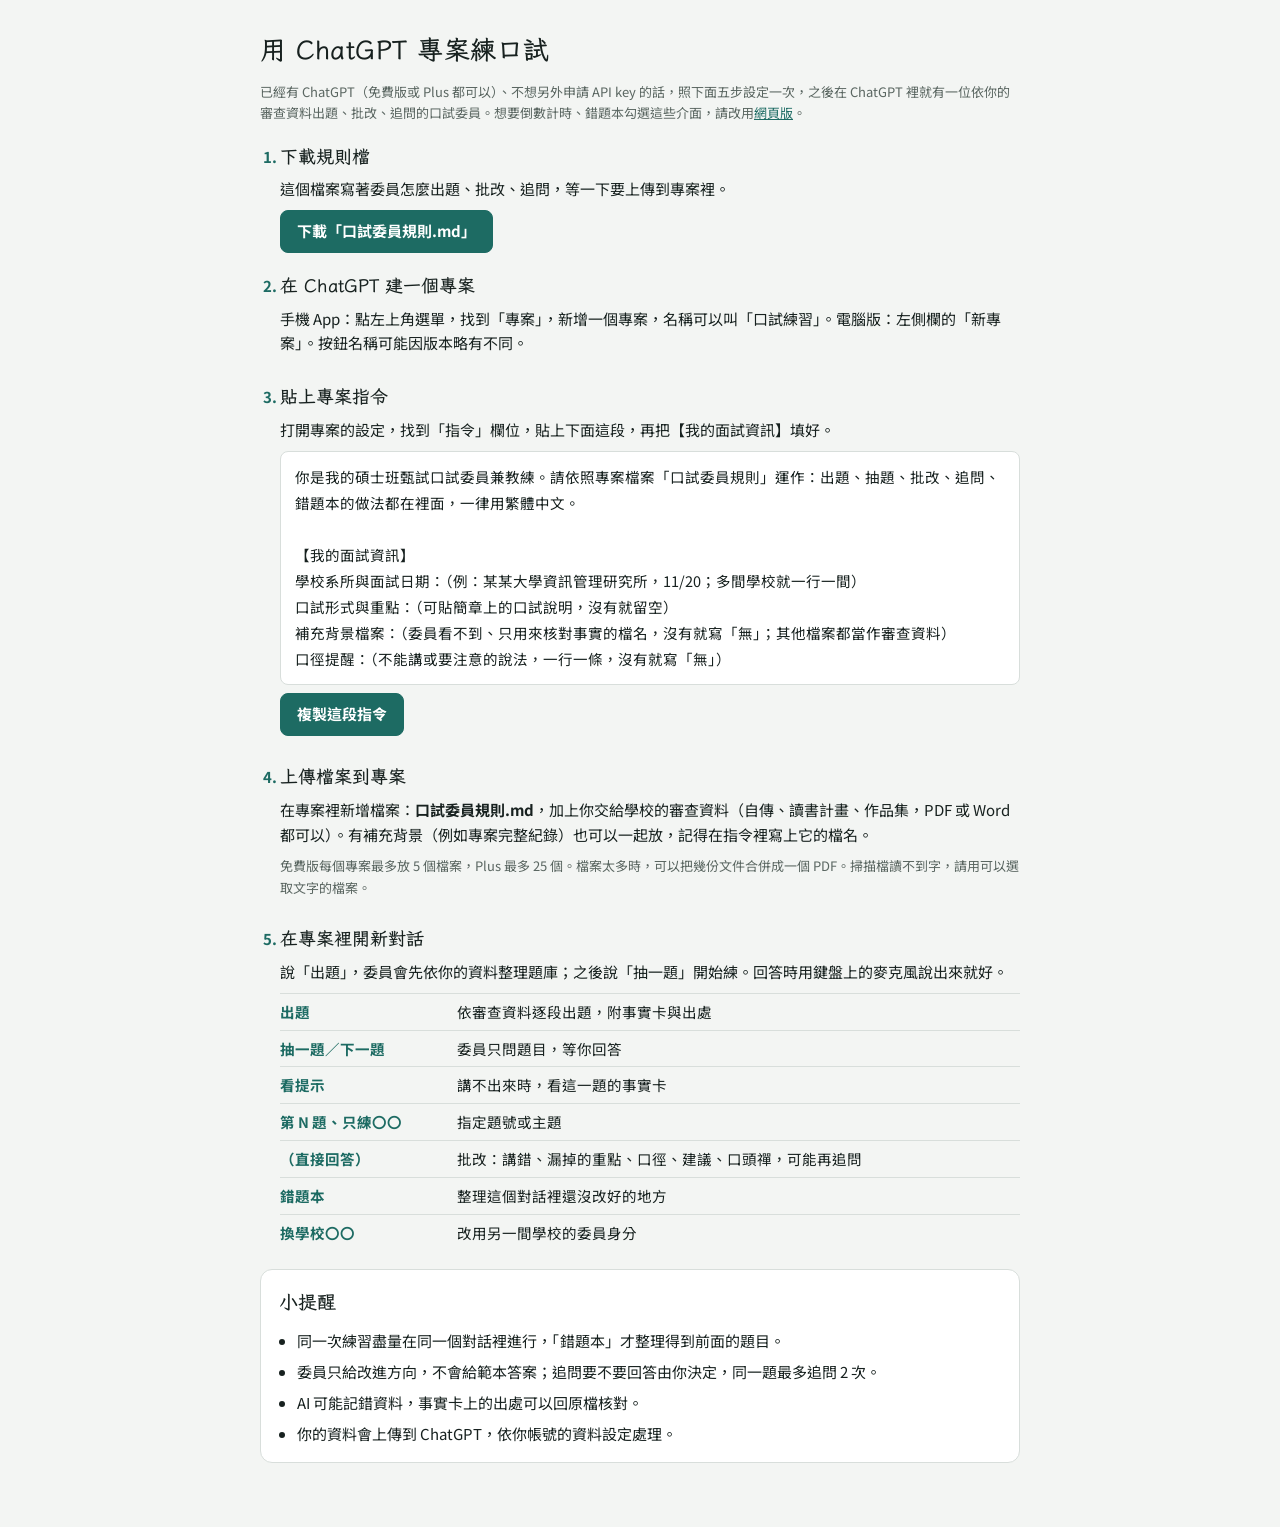
<file: web/chatgpt.html>
<!doctype html>
<html lang="zh-Hant">
<head>
<meta charset="utf-8">
<meta name="viewport" content="width=device-width, initial-scale=1">
<title>ChatGPT 專案練口試</title>
<link rel="stylesheet" href="https://fonts.googleapis.com/css2?family=LXGW+WenKai+TC:wght@400;700&family=Noto+Sans+TC:wght@400;500;700&display=swap">
<link rel="stylesheet" href="style.css">
<style>
/* 用 ChatGPT 訂閱練口試的設定說明：步驟、可複製的專案指令、規則檔下載 */
ol.steps { margin: 0; padding-left: 1.3em; display: grid; gap: 18px; }
ol.steps > li::marker { font-weight: 700; color: var(--accent); }
ol.steps h2 { font-size: 18px; margin: 0 0 6px; }
ol.steps p { margin: 0 0 8px; }
pre.copy { white-space: pre-wrap; background: var(--surface); border: 1px solid var(--line); border-radius: 8px; padding: 12px 14px; margin: 0 0 8px; font: inherit; font-size: 14.5px; line-height: 1.8; }
table.cmd { border-collapse: collapse; width: 100%; font-size: 14.5px; }
table.cmd td { border-top: 1px solid var(--line); padding: 6px 8px 6px 0; vertical-align: top; }
table.cmd td:first-child { white-space: nowrap; font-weight: 700; color: var(--accent); }
a { color: var(--accent); }
a.btn { text-decoration: none; display: inline-block; }
</style>
</head>
<body>
<div class="wrap">
  <header class="top">
    <h1>用 ChatGPT 專案練口試</h1>
    <p class="hint">已經有 ChatGPT（免費版或 Plus 都可以）、不想另外申請 API key 的話，照下面五步設定一次，之後在 ChatGPT 裡就有一位依你的審查資料出題、批改、追問的口試委員。想要倒數計時、錯題本勾選這些介面，請改用<a href="./">網頁版</a>。</p>
  </header>

  <ol class="steps">
    <li>
      <h2>下載規則檔</h2>
      <p>這個檔案寫著委員怎麼出題、批改、追問，等一下要上傳到專案裡。</p>
      <div class="row"><a class="btn primary" href="committee-rules.md" download="口試委員規則.md">下載「口試委員規則.md」</a></div>
    </li>
    <li>
      <h2>在 ChatGPT 建一個專案</h2>
      <p>手機 App：點左上角選單，找到「專案」，新增一個專案，名稱可以叫「口試練習」。電腦版：左側欄的「新專案」。按鈕名稱可能因版本略有不同。</p>
    </li>
    <li>
      <h2>貼上專案指令</h2>
      <p>打開專案的設定，找到「指令」欄位，貼上下面這段，再把【我的面試資訊】填好。</p>
      <pre class="copy" id="instr">你是我的碩士班甄試口試委員兼教練。請依照專案檔案「口試委員規則」運作：出題、抽題、批改、追問、錯題本的做法都在裡面，一律用繁體中文。

【我的面試資訊】
學校系所與面試日期：（例：某某大學資訊管理研究所，11/20；多間學校就一行一間）
口試形式與重點：（可貼簡章上的口試說明，沒有就留空）
補充背景檔案：（委員看不到、只用來核對事實的檔名，沒有就寫「無」；其他檔案都當作審查資料）
口徑提醒：（不能講或要注意的說法，一行一條，沒有就寫「無」）</pre>
      <div class="row"><button class="btn primary" id="copyBtn">複製這段指令</button></div>
      <p class="hint" id="copyMsg"></p>
    </li>
    <li>
      <h2>上傳檔案到專案</h2>
      <p>在專案裡新增檔案：<b>口試委員規則.md</b>，加上你交給學校的審查資料（自傳、讀書計畫、作品集，PDF 或 Word 都可以）。有補充背景（例如專案完整紀錄）也可以一起放，記得在指令裡寫上它的檔名。</p>
      <p class="hint">免費版每個專案最多放 5 個檔案，Plus 最多 25 個。檔案太多時，可以把幾份文件合併成一個 PDF。掃描檔讀不到字，請用可以選取文字的檔案。</p>
    </li>
    <li>
      <h2>在專案裡開新對話</h2>
      <p>說「出題」，委員會先依你的資料整理題庫；之後說「抽一題」開始練。回答時用鍵盤上的麥克風說出來就好。</p>
      <table class="cmd">
        <tr><td>出題</td><td>依審查資料逐段出題，附事實卡與出處</td></tr>
        <tr><td>抽一題／下一題</td><td>委員只問題目，等你回答</td></tr>
        <tr><td>看提示</td><td>講不出來時，看這一題的事實卡</td></tr>
        <tr><td>第 N 題、只練〇〇</td><td>指定題號或主題</td></tr>
        <tr><td>（直接回答）</td><td>批改：講錯、漏掉的重點、口徑、建議、口頭禪，可能再追問</td></tr>
        <tr><td>錯題本</td><td>整理這個對話裡還沒改好的地方</td></tr>
        <tr><td>換學校〇〇</td><td>改用另一間學校的委員身分</td></tr>
      </table>
    </li>
  </ol>

  <section class="step">
    <h2>小提醒</h2>
    <ul class="facts">
      <li>同一次練習盡量在同一個對話裡進行，「錯題本」才整理得到前面的題目。</li>
      <li>委員只給改進方向，不會給範本答案；追問要不要回答由你決定，同一題最多追問 2 次。</li>
      <li>AI 可能記錯資料，事實卡上的出處可以回原檔核對。</li>
      <li>你的資料會上傳到 ChatGPT，依你帳號的資料設定處理。</li>
    </ul>
  </section>
</div>
<script>
document.getElementById("copyBtn").onclick = async () => {
  const msg = document.getElementById("copyMsg");
  try {
    await navigator.clipboard.writeText(document.getElementById("instr").textContent);
    msg.textContent = "已複製，到 ChatGPT 專案的「指令」欄位貼上。";
  } catch (e) {
    msg.textContent = "這個瀏覽器不能自動複製，請長按上面的文字手動複製。";
  }
};
</script>
</body>
</html>
</file>
<file: web/style.css>
/* 單欄練習台：上方倒數與篩選，中間一張題卡（正面題目、背面事實卡），其他分頁為讀資料、錯題本、題庫與設定 */
[hidden] { display: none !important; }
:root {
  --bg: #f3f5f3; --surface: #ffffff; --ink: #17211f; --muted: #5a6661; --line: #d8dedb;
  --accent: #1d6b63; --accent-soft: #e0eeeb; --warn: #9c4318; --warn-soft: #fbede4;
  --ok: #2c7638; --ok-soft: #e4f2e6; --stuck: #ad362a; --stuck-soft: #f9e6e3;
  --f-display: "LXGW WenKai TC", "Kaiti TC", "DFKai-SB", "Noto Serif TC", serif;
  --f-body: "Noto Sans TC", "PingFang TC", "Microsoft JhengHei", system-ui, sans-serif;
  --f-mono: "IBM Plex Mono", ui-monospace, "Consolas", monospace;
}
@media (prefers-color-scheme: dark) { :root:not([data-theme="light"]) {
  --bg: #111715; --surface: #19211f; --ink: #e5ebe8; --muted: #9ba8a3; --line: #2b3532;
  --accent: #5cbcaf; --accent-soft: #1c322f; --warn: #eea172; --warn-soft: #36251b;
  --ok: #7cc68a; --ok-soft: #1c2f20; --stuck: #ee8a7e; --stuck-soft: #3a211e; color-scheme: dark } }
:root[data-theme="dark"] {
  --bg: #111715; --surface: #19211f; --ink: #e5ebe8; --muted: #9ba8a3; --line: #2b3532;
  --accent: #5cbcaf; --accent-soft: #1c322f; --warn: #eea172; --warn-soft: #36251b;
  --ok: #7cc68a; --ok-soft: #1c2f20; --stuck: #ee8a7e; --stuck-soft: #3a211e; color-scheme: dark }

body { background: var(--bg); color: var(--ink); font-family: var(--f-body); font-size: 15px; line-height: 1.65; }
.wrap { max-width: 760px; margin: 0 auto; padding-block: 20px 56px;
  padding-left: max(16px, env(safe-area-inset-left, 0px)); padding-right: max(16px, env(safe-area-inset-right, 0px));
  display: grid; gap: 18px; }
h1 { font-family: var(--f-display); font-size: 26px; margin: 0; text-wrap: balance; letter-spacing: .02em; }
.top { display: grid; gap: 10px; }
.dates { display: flex; flex-wrap: wrap; gap: 8px; }
.date { border: 1px solid var(--line); background: var(--surface); border-radius: 8px; padding: 6px 12px; display: flex; gap: 8px; align-items: baseline; }
.date b { font-family: var(--f-mono); font-size: 18px; color: var(--accent); font-variant-numeric: tabular-nums; }
.date span { color: var(--muted); font-size: 13px; }
.tabs { display: flex; gap: 4px; border-bottom: 1px solid var(--line); }
.tab { appearance: none; border: 0; background: none; font: inherit; color: var(--muted); padding: 8px 14px; cursor: pointer; border-bottom: 2px solid transparent; margin-bottom: -1px; }
.tab[aria-selected="true"] { color: var(--ink); border-bottom-color: var(--accent); font-weight: 700; }
.filters { display: flex; flex-wrap: wrap; gap: 8px; align-items: center; }
.seg { display: inline-flex; border: 1px solid var(--line); border-radius: 8px; overflow: hidden; background: var(--surface); }
.seg button { appearance: none; border: 0; background: none; font: inherit; font-size: 14px; color: var(--ink); padding: 6px 12px; cursor: pointer; }
.seg button + button { border-left: 1px solid var(--line); }
.seg button[aria-pressed="true"] { background: var(--accent); color: var(--surface); }
select, .chk { font: inherit; font-size: 14px; color: var(--ink); background: var(--surface); border: 1px solid var(--line); border-radius: 8px; padding: 6px 10px; }
.chk { display: inline-flex; gap: 6px; align-items: center; cursor: pointer; }
.stats { color: var(--muted); font-size: 13px; display: flex; flex-wrap: wrap; gap: 4px 14px; }
.stats b { font-family: var(--f-mono); color: var(--ink); font-weight: 500; }

.card { background: var(--surface); border: 1px solid var(--line); border-radius: 12px; padding: 22px; display: grid; gap: 16px; min-width: 0; }
.meta { display: flex; flex-wrap: wrap; gap: 6px; align-items: center; }
.pill { font-size: 12px; letter-spacing: .04em; padding: 2px 8px; border-radius: 999px; background: var(--accent-soft); color: var(--accent); white-space: nowrap; }
.pill.hot { background: var(--warn-soft); color: var(--warn); }
.pill.st-ok { background: var(--ok-soft); color: var(--ok); }
.pill.st-stuck { background: var(--stuck-soft); color: var(--stuck); }
.q { font-family: var(--f-display); font-size: 25px; line-height: 1.5; margin: 0; text-wrap: balance; }
.timer { display: flex; flex-wrap: wrap; gap: 10px; align-items: center; }
.clock { font-family: var(--f-mono); font-size: 30px; font-variant-numeric: tabular-nums; min-width: 4.2ch; }
.clock.over { color: var(--stuck); }
.bar { flex: 1 1 160px; height: 6px; background: var(--line); border-radius: 3px; overflow: hidden; }
.bar i { display: block; height: 100%; width: 0; background: var(--accent); }
.btn { appearance: none; font: inherit; font-size: 15px; border-radius: 8px; padding: 8px 16px; cursor: pointer; border: 1px solid var(--line); background: var(--surface); color: var(--ink); }
.btn.primary { background: var(--accent); border-color: var(--accent); color: var(--surface); font-weight: 700; }
.btn.ok { border-color: var(--ok); color: var(--ok); }
.btn.stuck { border-color: var(--stuck); color: var(--stuck); }
.btn:focus-visible, .tab:focus-visible, .seg button:focus-visible, select:focus-visible, summary:focus-visible { outline: 2px solid var(--accent); outline-offset: 2px; }
.row { display: flex; flex-wrap: wrap; gap: 8px; }
.back { display: grid; gap: 14px; border-top: 1px dashed var(--line); padding-top: 16px; }
.lbl { font-size: 12px; letter-spacing: .08em; color: var(--muted); margin: 0 0 4px; font-weight: 700; }
.why { margin: 0; color: var(--muted); }
ul.facts, ul.fu, ul.warn { margin: 0; padding-left: 1.2em; display: grid; gap: 6px; }
.src { font-size: 12px; color: var(--muted); white-space: nowrap; }
.warnbox { background: var(--warn-soft); border-radius: 8px; padding: 10px 14px; }
.warnbox .lbl { color: var(--warn); }
.hint { color: var(--muted); font-size: 13px; margin: 0; }
.list { display: grid; gap: 8px; }
details.item { background: var(--surface); border: 1px solid var(--line); border-radius: 10px; padding: 12px 16px; }
details.item summary { cursor: pointer; display: flex; gap: 10px; align-items: baseline; list-style: none; }
details.item summary::-webkit-details-marker { display: none; }
details.item summary .t { font-family: var(--f-display); font-size: 17px; flex: 1; min-width: 0; }
details.item[open] summary { margin-bottom: 10px; }
h2 { font-family: var(--f-display); font-size: 19px; margin: 8px 0 0; }
.empty { color: var(--muted); text-align: center; padding: 24px; }
textarea { width: 100%; box-sizing: border-box; font: inherit; color: var(--ink); background: var(--bg); border: 1px solid var(--line); border-radius: 8px; padding: 10px 12px; resize: vertical; }
textarea:focus-visible { outline: 2px solid var(--accent); outline-offset: 1px; }
.answer { display: grid; gap: 8px; }
.q.follow { font-size: 20px; }
.fb { display: grid; gap: 10px; border-top: 1px dashed var(--line); padding-top: 14px; }
.fb p { margin: 0; }
.oral b { font-family: var(--f-mono); font-weight: 500; color: var(--ink); }
.oral .over { color: var(--stuck); }
.fb .said { color: var(--muted); white-space: pre-wrap; }
.verdict { display: inline-block; font-weight: 700; padding: 3px 12px; border-radius: 999px; }
.v-good { background: var(--ok-soft); color: var(--ok); }
.v-partial { background: var(--warn-soft); color: var(--warn); }
.v-wrong { background: var(--stuck-soft); color: var(--stuck); }
.goodline { color: var(--ok); }
.btn.sug { border-width: 2px; font-weight: 700; }
.btn:disabled { opacity: .6; cursor: wait; }
.err { color: var(--stuck); }
details.fold summary { cursor: pointer; color: var(--accent); }
.sec { background: var(--surface); border: 1px solid var(--line); border-radius: 12px; padding: 16px 18px; display: grid; gap: 10px; min-width: 0; }
.sec.done { border-color: var(--ok); }
.sec-head { display: flex; flex-wrap: wrap; gap: 6px 10px; align-items: baseline; }
.sec-head h2 { margin: 0; }
.sec .why { margin: 0; }
.raw { white-space: pre-wrap; line-height: 1.9; font-size: 15.5px; background: var(--bg); border-radius: 8px; padding: 12px 14px; max-width: 65ch; }
.btn.mini { font-size: 13px; padding: 2px 10px; }
details.fold[open] summary { margin-bottom: 8px; }
ul.fix { list-style: none; margin: 0; padding: 0; display: grid; gap: 8px; }
ul.fix label { display: flex; gap: 8px; align-items: flex-start; cursor: pointer; }
ul.fix input { margin-top: 5px; flex: none; }
ul.fix .done span { text-decoration: line-through; color: var(--muted); }
.tabs { overflow-x: auto; scrollbar-width: none; }
.tab { white-space: nowrap; }
@media (max-width: 480px) { .tab { padding: 8px 9px; } .q { font-size: 21px; } .card { padding: 16px; } }
@media (prefers-reduced-motion: no-preference) { .bar i { transition: width .25s linear; } }
/* 設定分頁 */
.step { background: var(--surface); border: 1px solid var(--line); border-radius: 12px; padding: 16px 18px; display: grid; gap: 12px; min-width: 0; }
.step.ok { border-color: var(--ok); }
.step h2 { margin: 0; display: flex; gap: 8px; align-items: baseline; flex-wrap: wrap; }
.field { display: grid; gap: 4px; min-width: 0; }
.field > span { font-size: 13px; color: var(--muted); font-weight: 700; }
.field input, .field select, .field textarea { font: inherit; font-size: 15px; color: var(--ink); background: var(--bg); border: 1px solid var(--line); border-radius: 8px; padding: 7px 10px; width: 100%; box-sizing: border-box; }
.grid2 { display: grid; grid-template-columns: repeat(auto-fit, minmax(220px, 1fr)); gap: 10px; }
.school { border: 1px dashed var(--line); border-radius: 10px; padding: 12px; display: grid; gap: 10px; }
.doc { display: flex; flex-wrap: wrap; gap: 6px 10px; align-items: baseline; border-top: 1px solid var(--line); padding-top: 8px; }
.doc .t { flex: 1 1 200px; min-width: 0; overflow-wrap: anywhere; }
.progress { height: 8px; background: var(--line); border-radius: 4px; overflow: hidden; }
.progress i { display: block; height: 100%; background: var(--accent); }
.tab:disabled { opacity: .4; cursor: not-allowed; }
.chips { display: flex; flex-wrap: wrap; gap: 8px; }
@media (max-width: 380px) { .tab { padding: 8px 6px; font-size: 14px; } }
</file>
